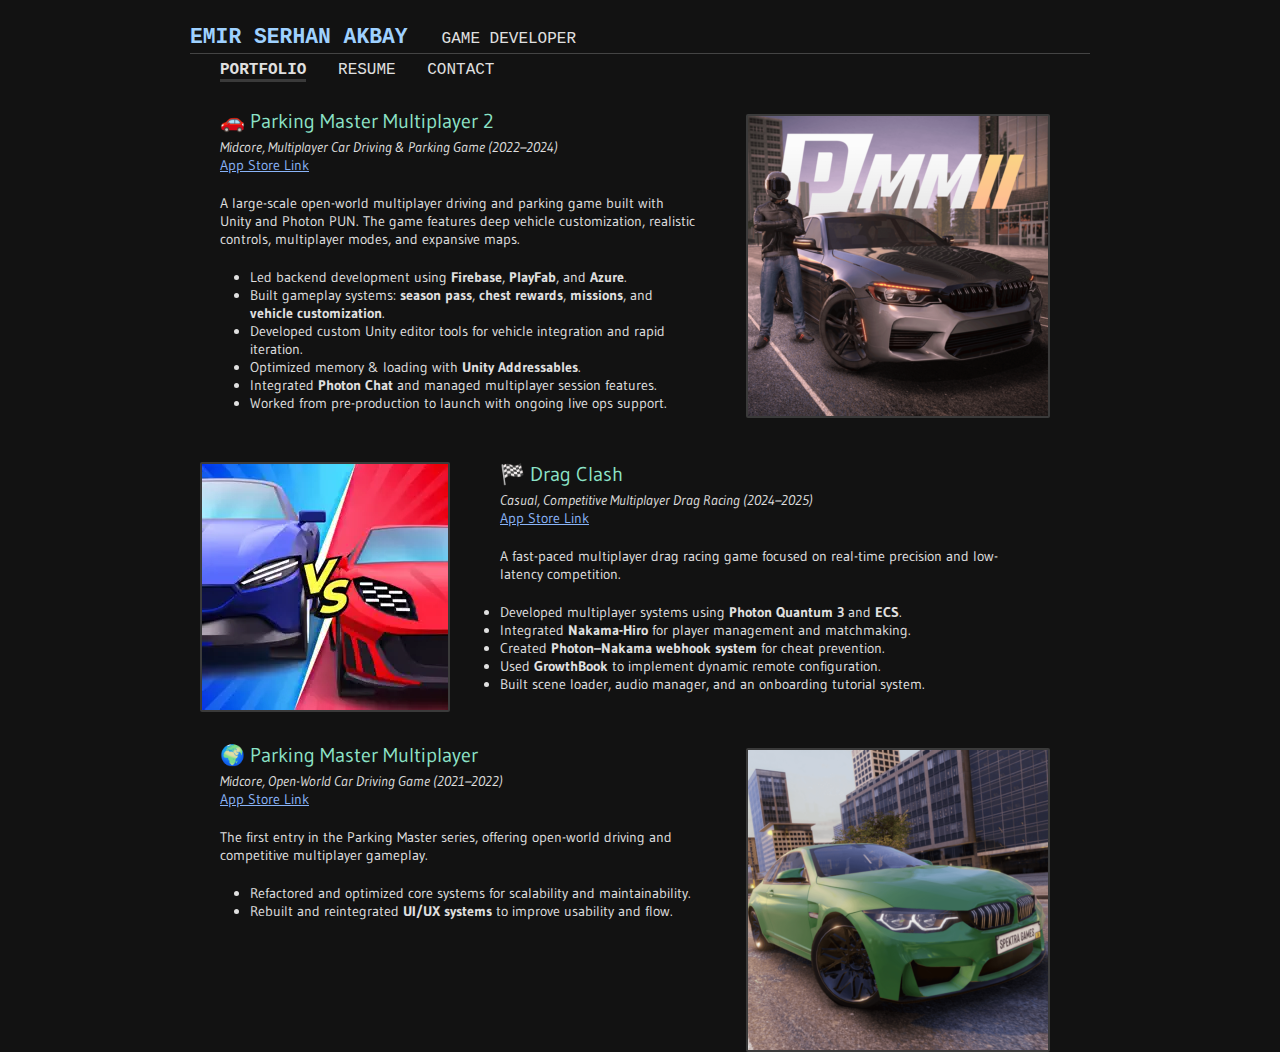
<file: index.html>
<!DOCTYPE html>
<html lang="en"> 
<head>
    <meta http-equiv="Content-Type" content="text/html; charset=UTF-8">
    <title>Emir Serhan Akbay</title>
    <link rel="icon" href="favicon.ico" type="image/x-icon">
    <!-- <meta name="description" content="Learn OpenGL . com provides good and clear modern 3.3+ OpenGL tutorials with clear examples. A great resource to learn modern OpenGL aimed at beginners."> -->
    <link rel="stylesheet" type="text/css" href="layout.css">
    <!--<link href="https://fonts.googleapis.com/css?family=Montserrat:400,700" rel="stylesheet" type="text/css">-->
    <script type="text/javascript" src="js/jquery-1.12.2.min.js"></script>
    <link rel="stylesheet" href="js/magnific-popup.css">
    <script src="js/jquery.magnific-popup.min.js"></script>
    <script type="text/javascript" src="js/layout.js"></script>
    
    <script type="text/javascript">
        
    </script>
</head>
<body>

    <div id="page">
            
        <div id="overlay">
            <div id="overlay_close">                 
            </div>
            <div id="overlay_content">
            </div>
        </div>
        <div id="active-border"></div>
        <div id="header">
            <span id="title" class="code-font">EMIR SERHAN AKBAY</span>
            <span id="cursor"></span>
            <span id="subtitle" class="code-font">GAME DEVELOPER</span>
        </div>
        
        <div id="menu" class="code-font">
            <ul>
                <li id="menu-portfolio" index="0" class="active">PORTFOLIO</li>
                <li id="menu-resume"    index="1">RESUME</li>
                <li id="menu-contact"   index="2">CONTACT</li>
                <!-- <li id="menu-home"      index="0" class="active">HOME</li>  -->
                <!-- <li id="menu-about"     index="3">ABOUT</li> -->
            </ul>
        </div>
        
        <div id="content" class="">
          
                
        </div>

        
    </div>
    
</body>
</html>
</file>
<file: layout.css>
@import url("https://fonts.googleapis.com/css?family=Gudea");
@import url("https://fonts.googleapis.com/css?family=PT+Sans");

html, body, h1, h2, h3, h4, h5, h6, p, ul, ol, li, table, th, td, form, input, textarea, a {
    margin: 0;
    padding: 0;
    border: 0;
    font: inherit;
    vertical-align: baseline;
}

body {
    background-color: #121212;
    font-family: Gudea, sans-serif;
    font-size: 16px;
    color: #e0e0e0;
    overflow-y: scroll;
}

#page {
    width: 900px;
    margin: auto;
    padding-bottom: 50px;
}

#header {
    margin-top: 25px;
    padding-bottom: 4px;
    border-bottom: 1px solid #444;
    margin-bottom: 7px;
}

#title {
    font-size: 16pt;
    font-weight: bold;
    color: #9fd1ff;
}

#social_media {
    float: right;
    margin-bottom: -5px;
}

.social_ico {
    width: 20px;
    height: 20px;
    margin-top: 4px;
    opacity: 0.65;
}

.social_ico:hover {
    opacity: 0.8;
}

#cursor {
    padding-left: 10px;
    animation: 1s steps(1, start) 0s infinite blink;
    margin-left: 10px;
    margin-right: 10px;
}

@keyframes blink {
    0%, 100% { background-color: #e0e0e0; color: #aaa; }
    50% { background-color: #121212; color: #aaa; }
}

#menu {
    margin-bottom: 20px;
}

#menu ul {
    list-style-type: none;
}

#menu li {
    display: inline;
    cursor: pointer;
    margin-right: 22px;
}

#menu li:not(.active):hover {
    color: #aaa;
}

#menu .active {
    font-weight: bold;
}

#active-border {
    position: absolute;
    left: 510px;
    top: 85px;
    width: 39px;
    height: 3px;
    background-color: #3a3a3a;
}

#content {
    width: 810px;
    font-size: 14px;
    margin: 30px;
}

h1 {
    color: #9fd1ff;
    font-size: 16pt;
    margin-bottom: 7px;
}

h2 {
    color: #8de3c8;
    font-size: 15pt;
    margin-bottom: 5px;
}

h3 {
    color: #d8bc80;
    font-size: 15pt;
    margin-bottom: 5px;
}

p {
    padding-bottom: 20px;
}

a {
    color: #8ab4f8;
}

ul {
    margin-left: 30px;
    margin-bottom: 15px;
}

.code-font {
    font-family: "Courier New", Courier, monospace;
}

div.section_divider {
    width: 500px;
    border-bottom: 1px solid #444;
    padding-bottom: 3px;
    margin-bottom: 5px;
}

.popup-gallery a {
    display: inline-block;
    width: 135px;
    height: 135px;
    border: 1px solid #555;
    margin: 10px;
}

.popup-gallery a img {
    width: 100%;
    height: 100%;
    border: 0;
}

.portfolio_item {
    height: auto;
    margin-bottom: 50px;
}

.portfolio_item h2 {
    margin-top: 0;
}

.portfolio_item:nth-of-type(2n+1) img {
    float: right;
    margin: 5px -20px 0 50px;
}

.portfolio_item:nth-of-type(2n) img {
    float: left;
    margin: 0 50px 0 -20px;
}

img {
    border: 2px solid #3a3a3a;
    border-radius: 2px;
}

img.right {
    float: right;
    margin: 10px 10px 10px 25px;
}

img.left {
    float: left;
    margin-left: 10px;
    margin-right: 25px;
}

.youtube {
    width: 648px;
    height: 364px;
    background-color: #000;
    margin: auto;
    border: 5px solid #333;
    border-radius: 5px;
    box-shadow: #444 3px 3px 5px;
    margin-bottom: 30px;
}

.youtube iframe {
    width: 100%;
    height: 100%;
    display: block;
    margin: auto;
}

#resume {
    width: 88%;
}

.img_resume {
    margin-top: 0;
    margin-right: 30px;
    cursor: pointer;
}

.img_resume:hover {
    opacity: 0.85;
}
</file>
